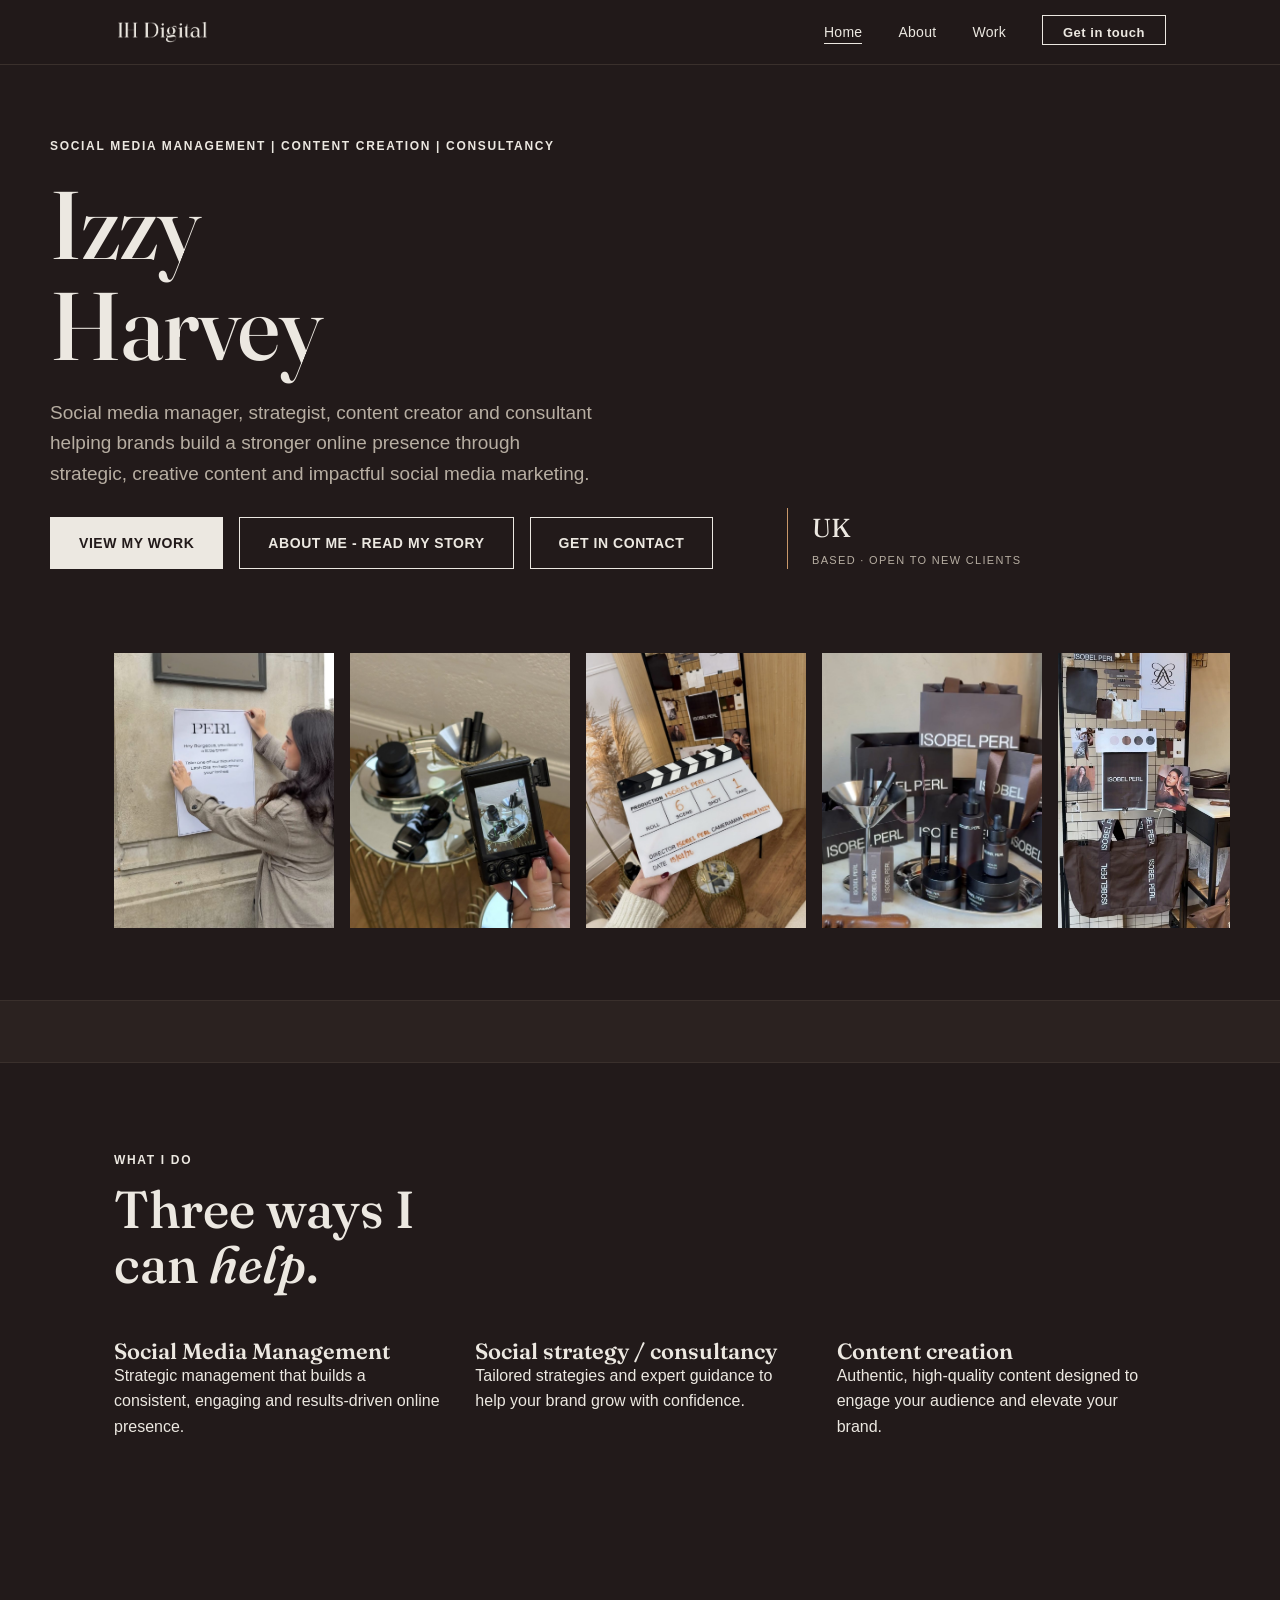
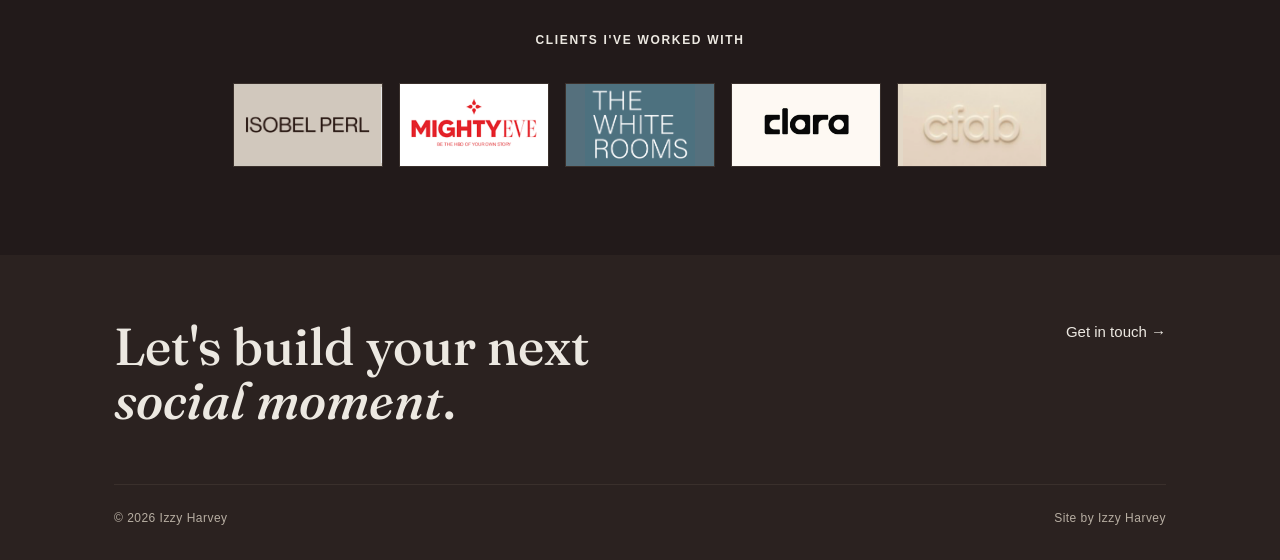
<file: index.html>
<!DOCTYPE html>
<html lang="en">
<head>
<meta charset="UTF-8">
<meta name="viewport" content="width=device-width, initial-scale=1.0">
<title>Izzy Harvey — Social Media Management, Content Creation &amp; Consultancy</title>
<link rel="preconnect" href="https://fonts.googleapis.com">
<link rel="preconnect" href="https://fonts.gstatic.com" crossorigin>
<link href="https://fonts.googleapis.com/css2?family=Fraunces:ital,wght@0,300;0,500;0,600;1,400;1,500&display=swap" rel="stylesheet">
<link href="https://api.fontshare.com/v2/css?f[]=switzer@400,500,600,700&display=swap" rel="stylesheet">
<link rel="stylesheet" href="styles.css">
</head>
<body>

<header class="site-header">
  <nav class="nav">
    <a class="logo" href="index.html"><img src="assets/logo.png" alt="IH Digital"></a>
    <button class="nav-toggle">Menu</button>
    <ul class="nav-links">
      <li><a href="index.html" aria-current="page">Home</a></li>
      <li><a href="about.html">About</a></li>
      <li><a href="portfolio.html">Work</a></li>
      <li><a href="contact.html" class="nav-cta">Get in touch</a></li>
    </ul>
  </nav>
</header>

<main>

  <!-- HERO -->
  <section class="hero wrap" style="padding-bottom:0;">
    <div>
      <p class="eyebrow hero-eyebrow">Social Media Management | Content Creation | Consultancy</p>
      <h1>Izzy<br>Harvey</h1>
      <p class="lede">Social media manager, strategist, content creator and
        consultant helping brands build a stronger online presence through
        strategic, creative content and impactful social media marketing.</p>
      <div style="display:flex; gap:16px; margin-top:28px; flex-wrap:wrap;">
        <a href="portfolio.html" class="btn btn-primary">View my work</a>
        <a href="about.html" class="btn btn-ghost">About me - read my story</a>
        <a href="contact.html" class="btn btn-ghost">Get in contact</a>
      </div>
    </div>
    <div class="hero-meta">
      <div class="stat">UK<span>Based · open to new clients</span></div>
    </div>
  </section>

  <!-- SIGNATURE CONTENT REEL -->
  <div class="reel wrap" style="margin-top:56px;">
    <div class="frame frame-filled">
      <img class="reel-img" src="assets/work-1.jpg" alt="Isobel Perl campaign — poster activation">
    </div>
    <div class="frame frame-filled">
      <img class="reel-img" src="assets/work-2.jpg" alt="Isobel Perl campaign — behind the scenes styling">
    </div>
    <div class="frame frame-filled">
      <img class="reel-img" src="assets/work-3.jpg" alt="Isobel Perl campaign — on set clapperboard">
    </div>
    <div class="frame frame-filled">
      <img class="reel-img" src="assets/work-4.jpg" alt="Isobel Perl product range">
    </div>
    <div class="frame frame-filled">
      <img class="reel-img" src="assets/work-5.jpg" alt="Isobel Perl brand moodboard and merchandise">
    </div>
  </div>

  <!-- MARQUEE -->
  <div class="marquee" style="margin-top:64px;">
    <div class="marquee-track">
      Strategy <span>|</span> Content Creation <span>|</span> Social Media Management <span>|</span> Consultancy <span>|</span>
      Strategy <span>|</span> Content Creation <span>|</span> Social Media Management <span>|</span> Consultancy <span>|</span>
    </div>
  </div>

  <!-- WHAT I DO -->
  <section class="wrap">
    <div class="section-head">
      <div>
        <p class="eyebrow">What I do</p>
        <h2>Three ways I<br>can <em>help</em>.</h2>
      </div>
    </div>
    <div class="grid-3">
      <div>
        <h3>Social Media Management</h3>
        <p class="meta">Strategic management that builds a consistent,
          engaging and results-driven online presence.</p>
      </div>
      <div>
        <h3>Social strategy / consultancy</h3>
        <p class="meta">Tailored strategies and expert guidance to help
          your brand grow with confidence.</p>
      </div>
      <div>
        <h3>Content creation</h3>
        <p class="meta">Authentic, high-quality content designed to
          engage your audience and elevate your brand.</p>
      </div>
    </div>
  </section>

  <!-- AS SEEN WITH -->
  <section class="wrap">
    <p class="eyebrow center" style="margin-bottom:32px;">Clients I've worked with</p>
    <div class="logo-row center" style="justify-content:center;">
      <div class="logo-chip" style="background:#cfc8be;"><img src="assets/client-isobel-perl.png" alt="Isobel Perl"></div>
      <div class="logo-chip" style="background:#ffffff;"><img src="assets/client-mighty-eve.png" alt="Mighty Eve"></div>
      <div class="logo-chip" style="background:#55707d;"><img src="assets/client-white-rooms.png" alt="The White Rooms"></div>
      <div class="logo-chip" style="background:#fdf9f4;"><img src="assets/client-clara.png" alt="Clara"></div>
      <div class="logo-chip" style="background:#e3d8c7;"><img src="assets/client-cfab.png" alt="CFAB"></div>
    </div>
  </section>

</main>

<footer>
  <div class="wrap">
    <div class="footer-top">
      <h2>Let's build your next<br><em>social moment</em>.</h2>
      <ul class="social-list">
        <li><a href="contact.html">Get in touch →</a></li>
      </ul>
    </div>
    <div class="footer-bottom">
      <span>© 2026 Izzy Harvey</span>
      <span>Site by Izzy Harvey</span>
    </div>
  </div>
</footer>

<script src="script.js"></script>
</body>
</html>
</file>
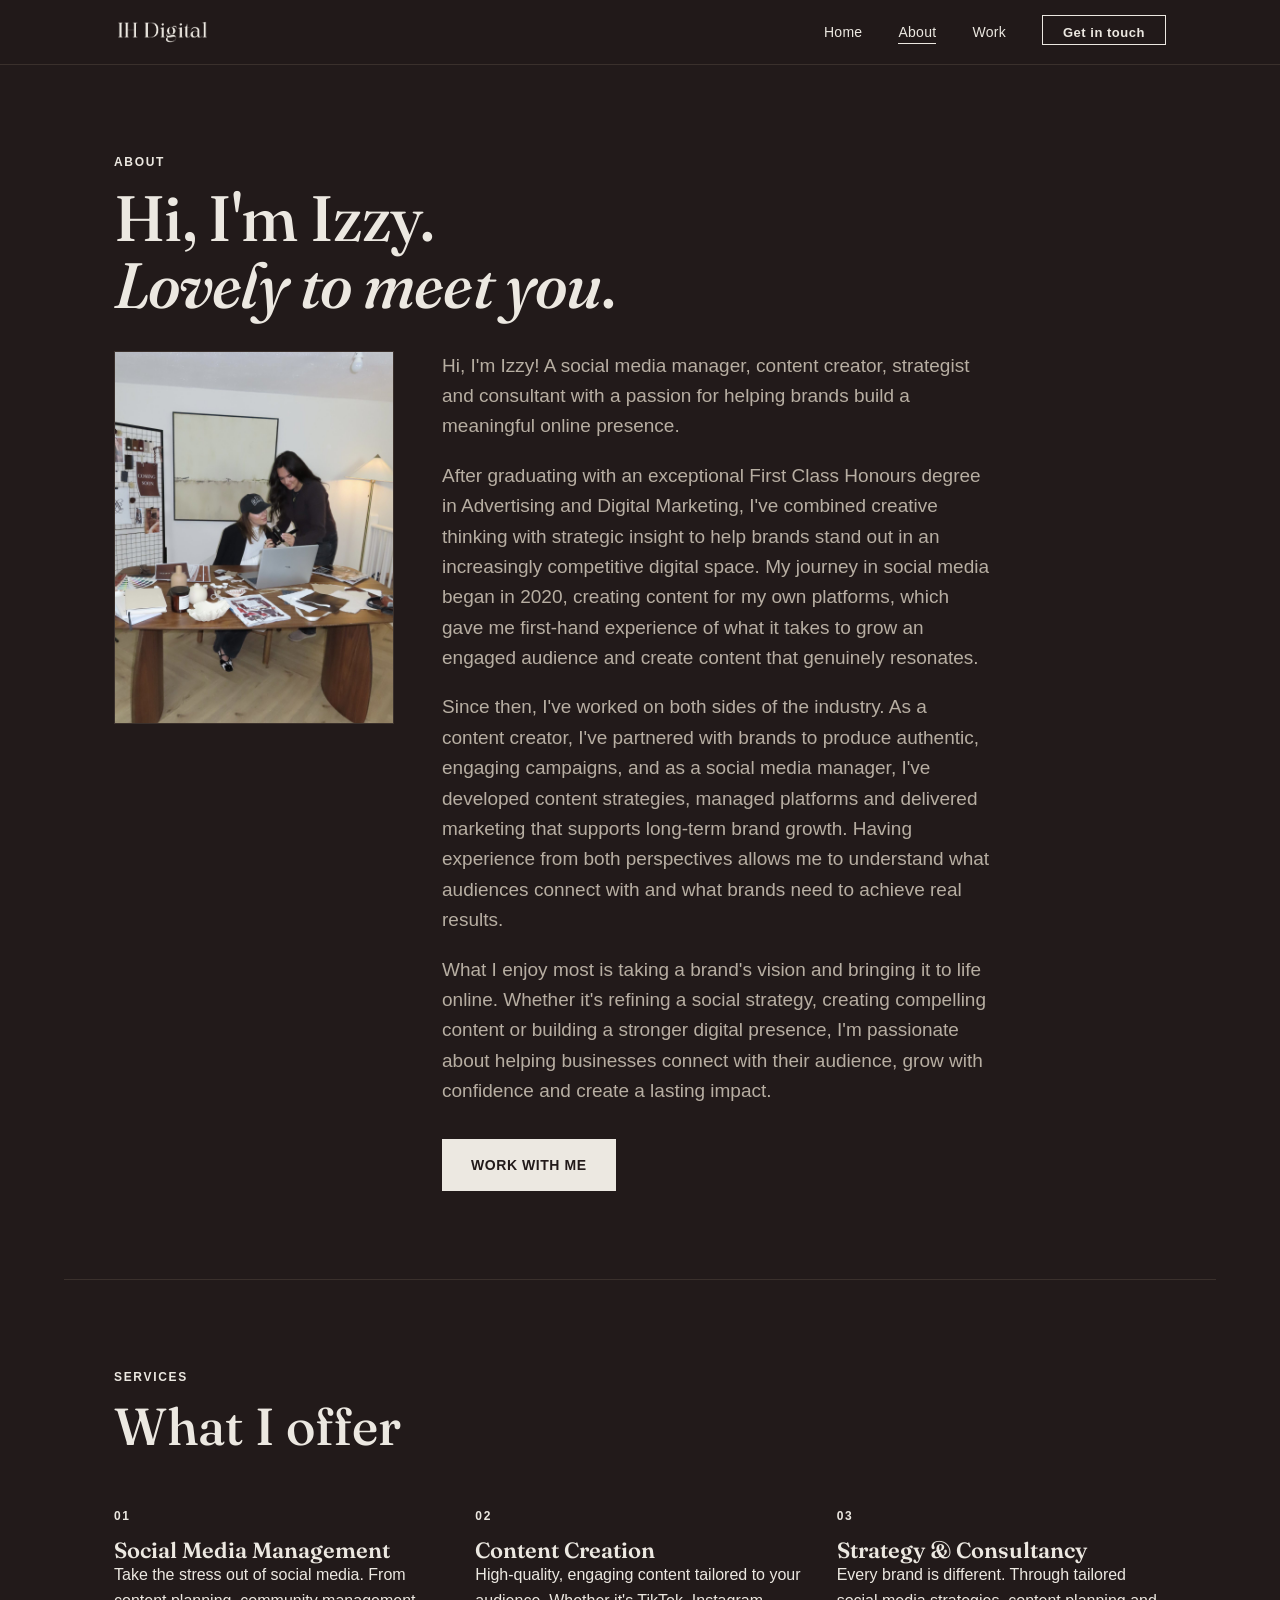
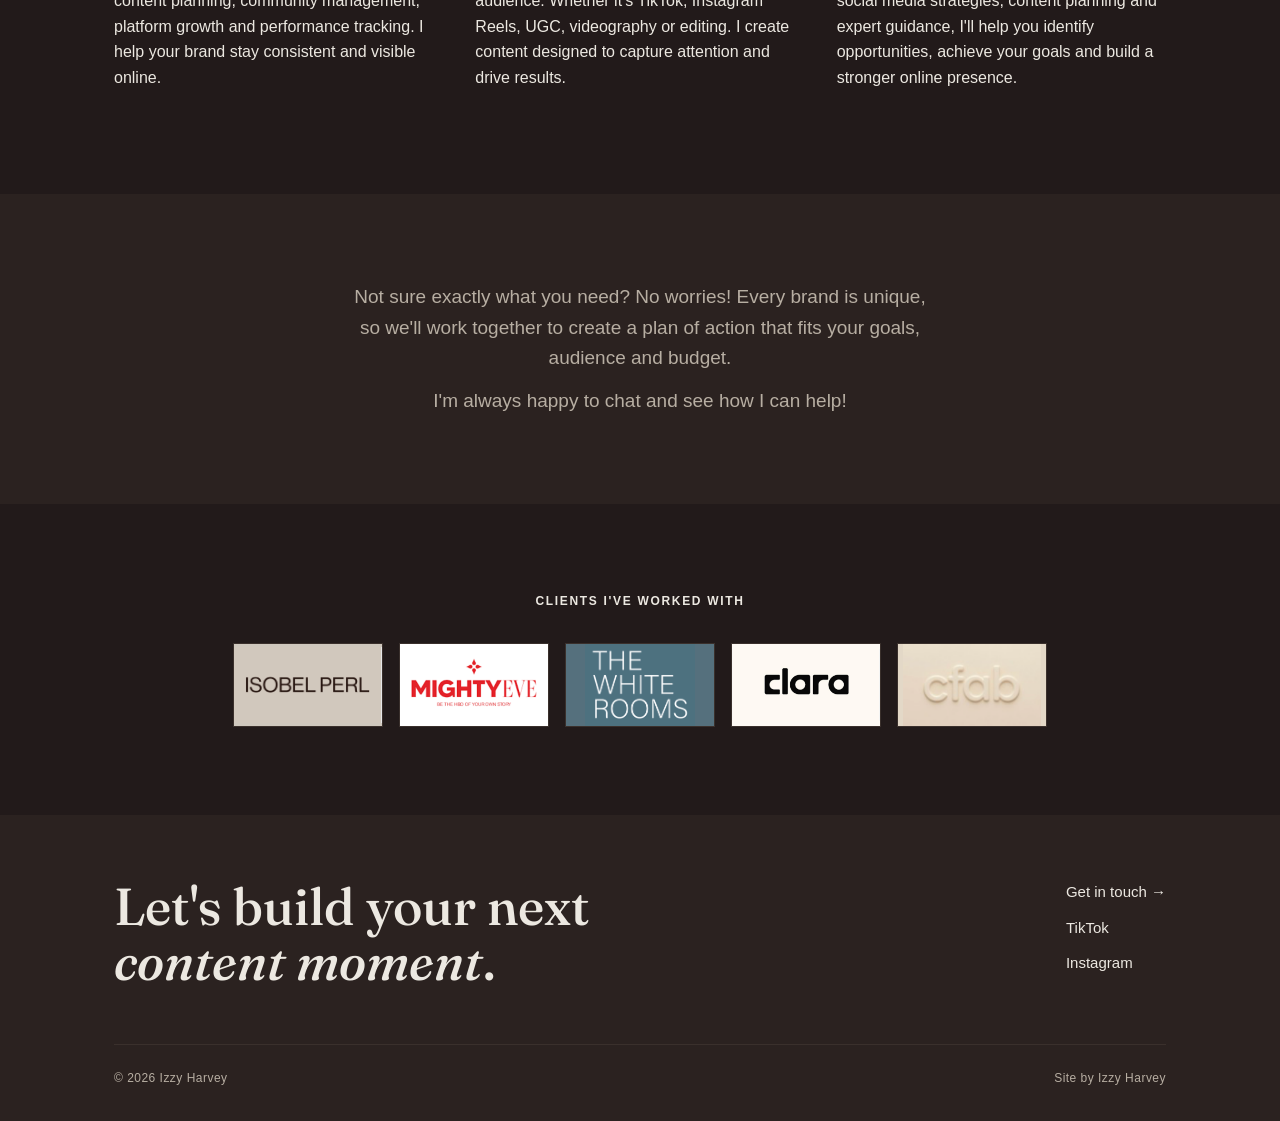
<file: about.html>
<!DOCTYPE html>
<html lang="en">
<head>
<meta charset="UTF-8">
<meta name="viewport" content="width=device-width, initial-scale=1.0">
<title>About — Izzy Harvey</title>
<link rel="preconnect" href="https://fonts.googleapis.com">
<link rel="preconnect" href="https://fonts.gstatic.com" crossorigin>
<link href="https://fonts.googleapis.com/css2?family=Fraunces:ital,wght@0,300;0,500;0,600;1,400;1,500&display=swap" rel="stylesheet">
<link href="https://api.fontshare.com/v2/css?f[]=switzer@400,500,600,700&display=swap" rel="stylesheet">
<link rel="stylesheet" href="styles.css">
</head>
<body>

<header class="site-header">
  <nav class="nav">
    <a class="logo" href="index.html"><img src="assets/logo.png" alt="IH Digital"></a>
    <button class="nav-toggle">Menu</button>
    <ul class="nav-links">
      <li><a href="index.html">Home</a></li>
      <li><a href="about.html" aria-current="page">About</a></li>
      <li><a href="portfolio.html">Work</a></li>
      <li><a href="contact.html" class="nav-cta">Get in touch</a></li>
    </ul>
  </nav>
</header>

<main>

  <section class="wrap" style="padding-bottom:0;">
    <p class="eyebrow">About</p>
    <h1 style="font-size:clamp(40px,6vw,64px); margin-bottom:32px;">Hi, I'm Izzy.<br><em>Lovely to meet you</em>.</h1>
  </section>

  <section class="wrap about-photo-row">
    <img src="assets/izzy-photo.jpg" alt="Izzy Harvey" class="about-photo">
    <div>
      <p class="lede mt-0">Hi, I'm Izzy! A social media manager, content
        creator, strategist and consultant with a passion for helping
        brands build a meaningful online presence.</p>
      <p class="lede">After graduating with an exceptional First Class
        Honours degree in Advertising and Digital Marketing, I've combined
        creative thinking with strategic insight to help brands stand out
        in an increasingly competitive digital space. My journey in social
        media began in 2020, creating content for my own platforms, which
        gave me first-hand experience of what it takes to grow an engaged
        audience and create content that genuinely resonates.</p>
      <p class="lede">Since then, I've worked on both sides of the
        industry. As a content creator, I've partnered with brands to
        produce authentic, engaging campaigns, and as a social media
        manager, I've developed content strategies, managed platforms and
        delivered marketing that supports long-term brand growth. Having
        experience from both perspectives allows me to understand what
        audiences connect with and what brands need to achieve real
        results.</p>
      <p class="lede">What I enjoy most is taking a brand's vision and
        bringing it to life online. Whether it's refining a social
        strategy, creating compelling content or building a stronger
        digital presence, I'm passionate about helping businesses connect
        with their audience, grow with confidence and create a lasting
        impact.</p>
      <div style="margin-top:32px;">
        <a href="contact.html" class="btn btn-primary">Work with me</a>
      </div>
    </div>
  </section>

  <hr class="rule wrap" style="margin:0 var(--gutter);">

  <!-- SERVICES -->
  <section class="wrap">
    <p class="eyebrow">Services</p>
    <h2 style="margin-bottom:48px;">What I offer</h2>
    <div class="grid-3">
      <div>
        <span class="eyebrow">01</span>
        <h3 style="margin-top:12px;">Social Media Management</h3>
        <p class="meta">Take the stress out of social media. From content
          planning, community management, platform growth and performance
          tracking. I help your brand stay consistent and visible online.</p>
      </div>
      <div>
        <span class="eyebrow">02</span>
        <h3 style="margin-top:12px;">Content Creation</h3>
        <p class="meta">High-quality, engaging content tailored to your
          audience. Whether it's TikTok, Instagram Reels, UGC, videography
          or editing. I create content designed to capture attention and
          drive results.</p>
      </div>
      <div>
        <span class="eyebrow">03</span>
        <h3 style="margin-top:12px;">Strategy &amp; Consultancy</h3>
        <p class="meta">Every brand is different. Through tailored social
          media strategies, content planning and expert guidance, I'll
          help you identify opportunities, achieve your goals and build a
          stronger online presence.</p>
      </div>
    </div>
  </section>

  <!-- NOT SURE WHAT YOU NEED -->
  <section class="bg-dark">
    <div class="wrap center">
      <p class="lede" style="margin:0 auto; max-width:56ch;">Not sure exactly
        what you need? No worries! Every brand is unique, so we'll work
        together to create a plan of action that fits your goals, audience
        and budget.</p>
      <p class="lede" style="margin:12px auto 0; max-width:56ch;">I'm
        always happy to chat and see how I can help!</p>
    </div>
  </section>

  <!-- AS SEEN WITH -->
  <section class="wrap center">
    <p class="eyebrow" style="margin-bottom:32px;">Clients I've worked with</p>
    <div class="logo-row" style="justify-content:center;">
      <div class="logo-chip" style="background:#cfc8be;"><img src="assets/client-isobel-perl.png" alt="Isobel Perl"></div>
      <div class="logo-chip" style="background:#ffffff;"><img src="assets/client-mighty-eve.png" alt="Mighty Eve"></div>
      <div class="logo-chip" style="background:#55707d;"><img src="assets/client-white-rooms.png" alt="The White Rooms"></div>
      <div class="logo-chip" style="background:#fdf9f4;"><img src="assets/client-clara.png" alt="Clara"></div>
      <div class="logo-chip" style="background:#e3d8c7;"><img src="assets/client-cfab.png" alt="CFAB"></div>
    </div>
  </section>

</main>

<footer>
  <div class="wrap">
    <div class="footer-top">
      <h2>Let's build your next<br><em>content moment</em>.</h2>
      <ul class="social-list">
        <li><a href="contact.html">Get in touch →</a></li>
        <li><a href="https://www.tiktok.com/@izzyharveyx" target="_blank" rel="noopener">TikTok</a></li>
        <li><a href="https://www.instagram.com/izzyharvey.x" target="_blank" rel="noopener">Instagram</a></li>
      </ul>
    </div>
    <div class="footer-bottom">
      <span>© 2026 Izzy Harvey</span>
      <span>Site by Izzy Harvey</span>
    </div>
  </div>
</footer>

<script src="script.js"></script>
</body>
</html>
</file>
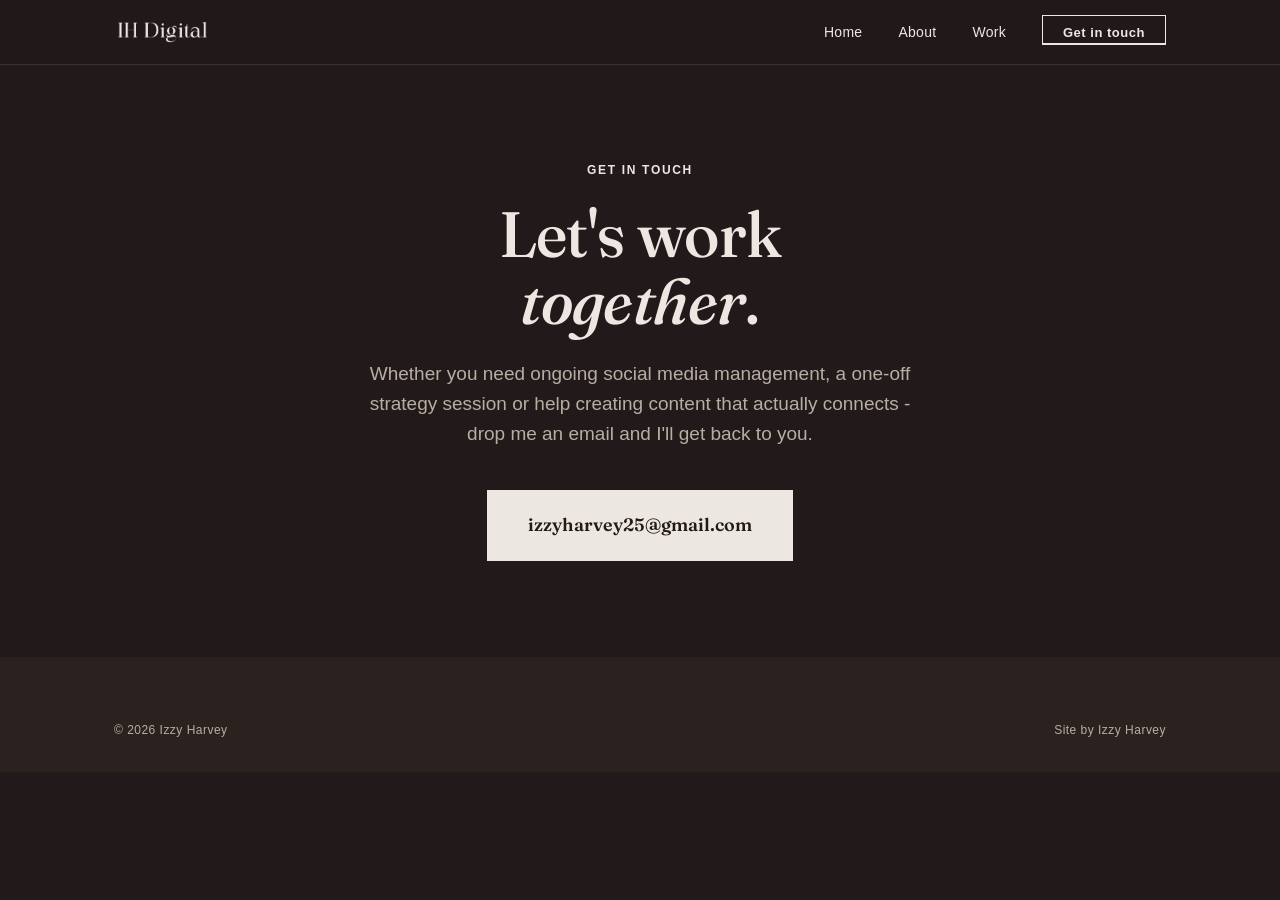
<file: contact.html>
<!DOCTYPE html>
<html lang="en">
<head>
<meta charset="UTF-8">
<meta name="viewport" content="width=device-width, initial-scale=1.0">
<title>Contact — Izzy Harvey</title>
<link rel="preconnect" href="https://fonts.googleapis.com">
<link rel="preconnect" href="https://fonts.gstatic.com" crossorigin>
<link href="https://fonts.googleapis.com/css2?family=Fraunces:ital,wght@0,300;0,500;0,600;1,400;1,500&display=swap" rel="stylesheet">
<link href="https://api.fontshare.com/v2/css?f[]=switzer@400,500,600,700&display=swap" rel="stylesheet">
<link rel="stylesheet" href="styles.css">
</head>
<body>

<header class="site-header">
  <nav class="nav">
    <a class="logo" href="index.html"><img src="assets/logo.png" alt="IH Digital"></a>
    <button class="nav-toggle">Menu</button>
    <ul class="nav-links">
      <li><a href="index.html">Home</a></li>
      <li><a href="about.html">About</a></li>
      <li><a href="portfolio.html">Work</a></li>
      <li><a href="contact.html" class="nav-cta" aria-current="page">Get in touch</a></li>
    </ul>
  </nav>
</header>

<main>

  <section class="wrap center" style="padding-top:96px; padding-bottom:96px;">
    <p class="eyebrow">Get in touch</p>
    <h1 style="font-size:clamp(40px,6vw,64px); margin:20px 0 24px;">Let's work<br><em>together</em>.</h1>
    <p class="lede" style="margin:0 auto 40px; text-align:center;">Whether you need ongoing social media
      management, a one-off strategy session or help creating content that
      actually connects - drop me an email and I'll get back to you.</p>

    <a href="mailto:izzyharvey25@gmail.com" class="btn btn-primary" style="font-family:var(--font-display); font-style:normal; font-size:18px; padding:20px 40px; text-transform:none; letter-spacing:0;">
      izzyharvey25@gmail.com
    </a>
  </section>

</main>

<footer>
  <div class="wrap">
    <div class="footer-bottom" style="border-top:none; padding-top:0;">
      <span>© 2026 Izzy Harvey</span>
      <span>Site by Izzy Harvey</span>
    </div>
  </div>
</footer>

<script src="script.js"></script>
</body>
</html>
</file>
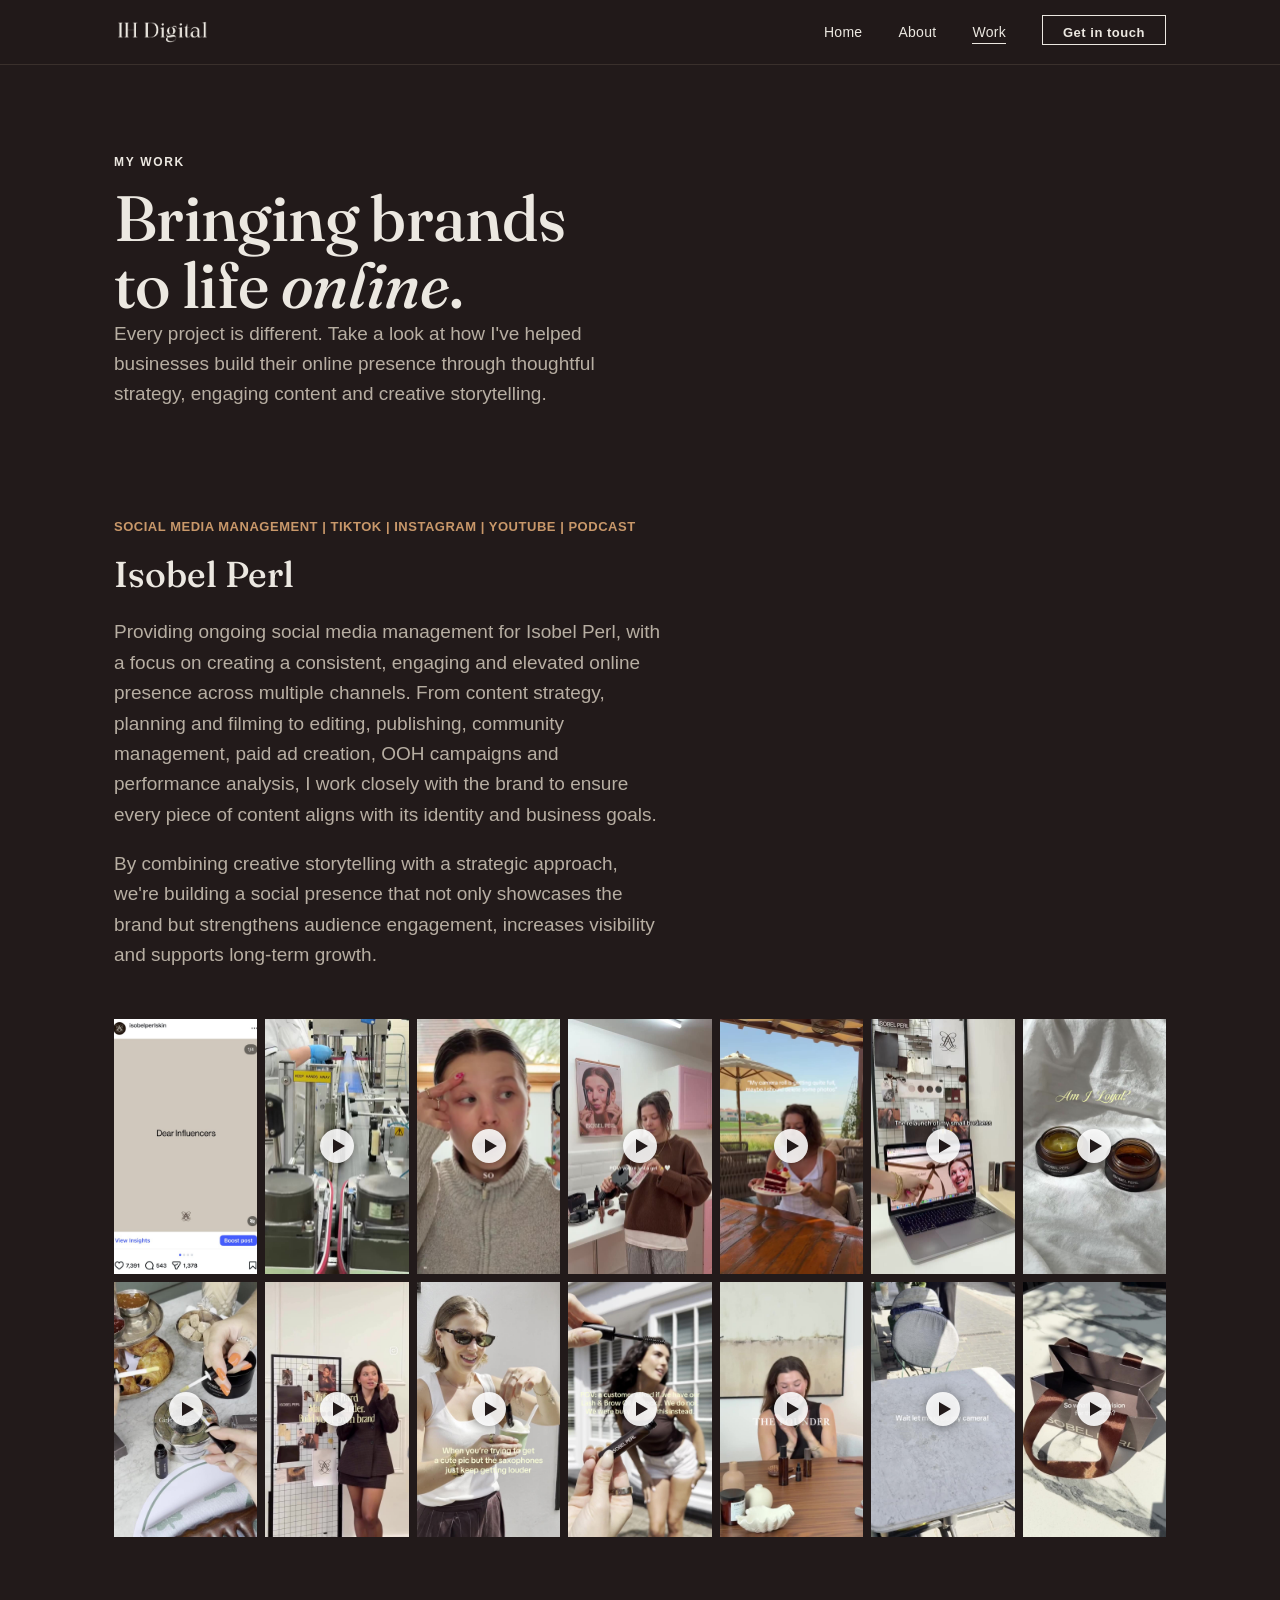
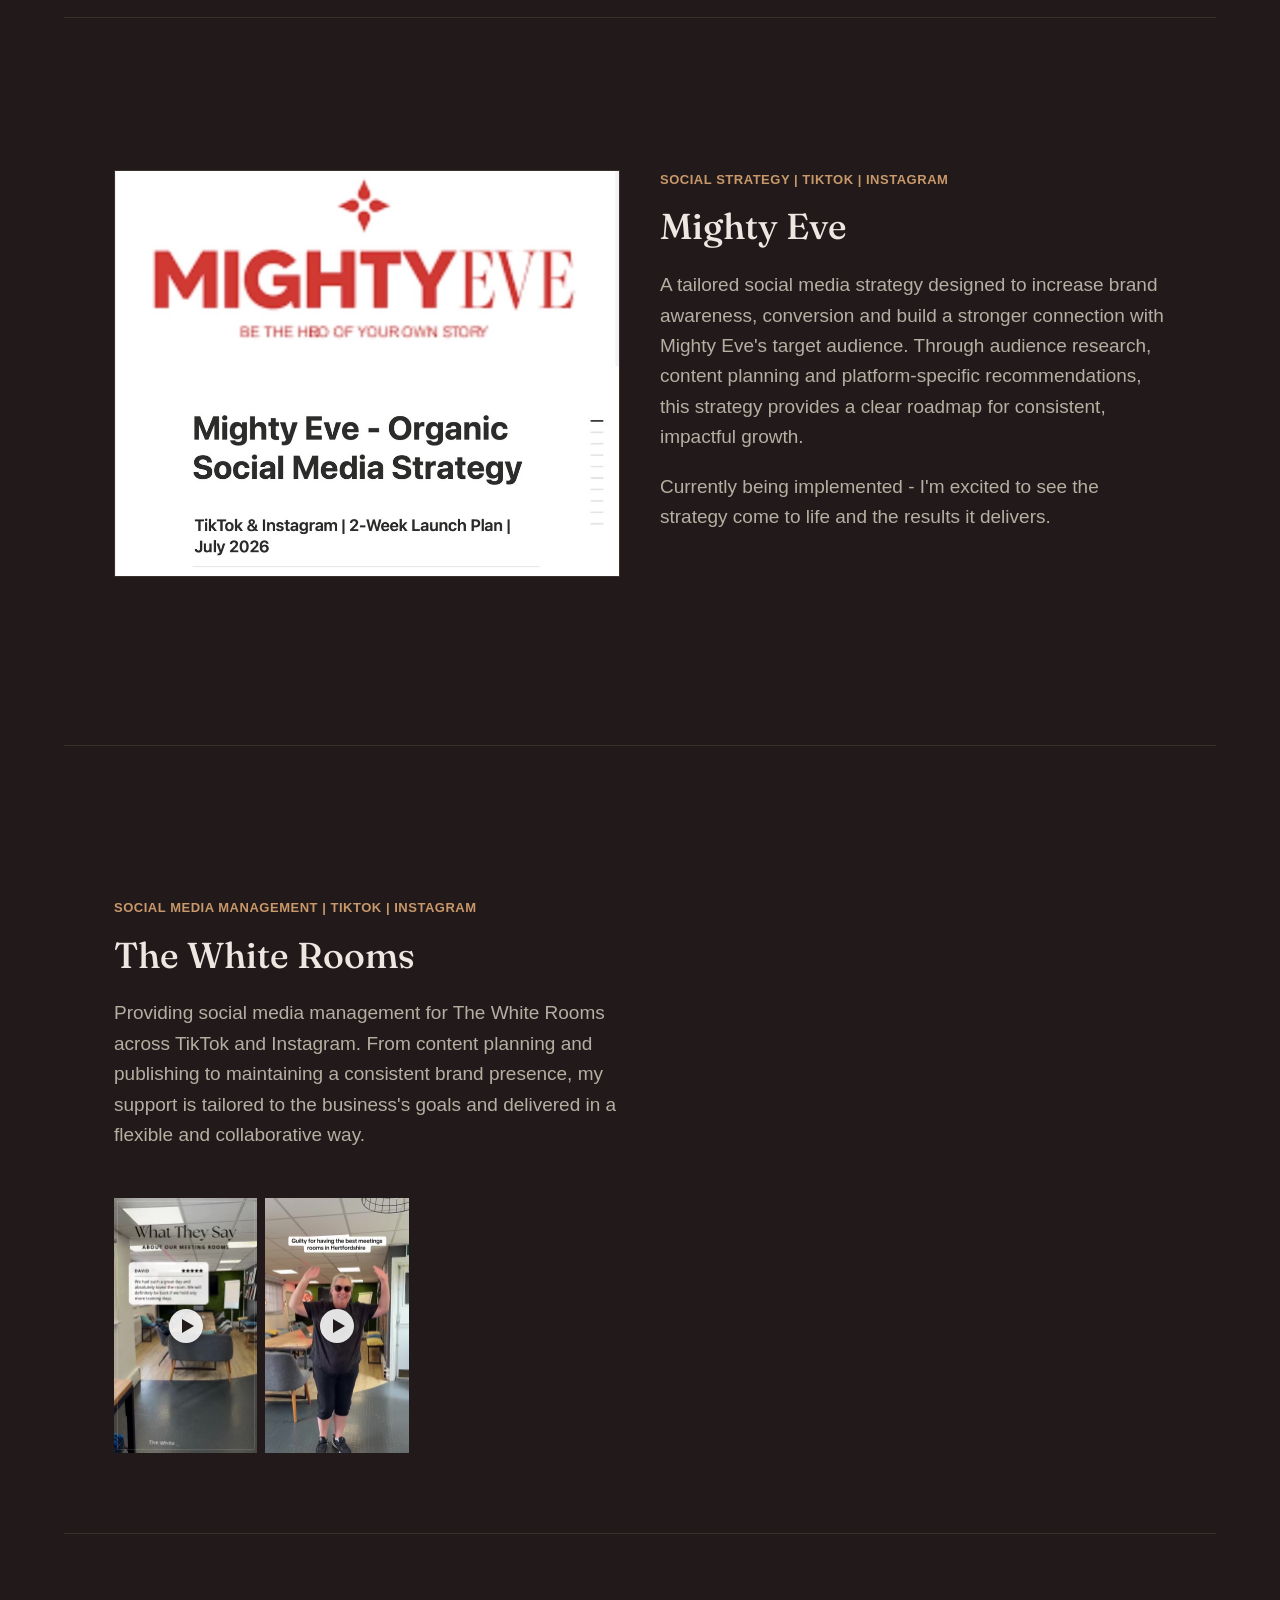
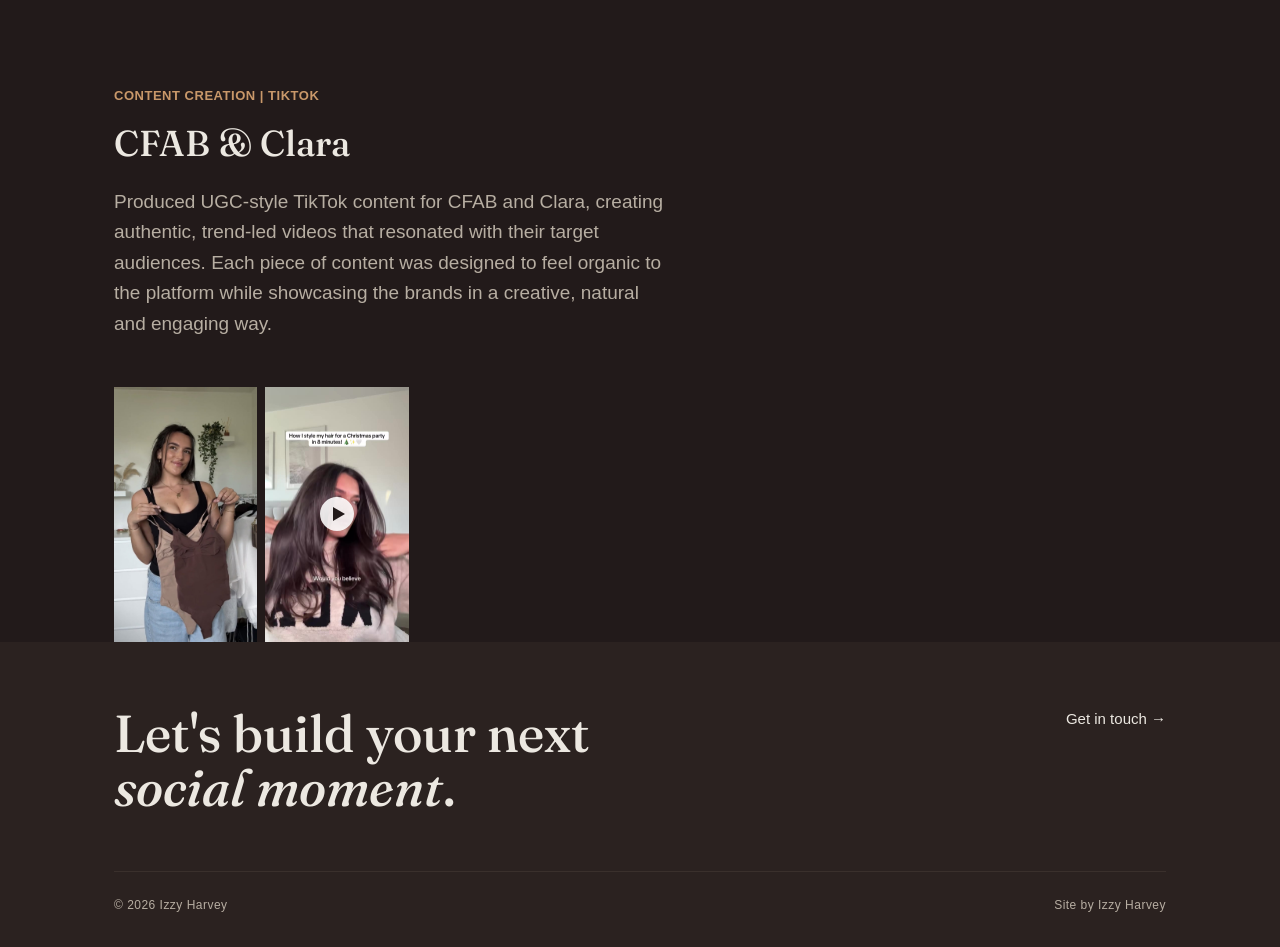
<file: portfolio.html>
<!DOCTYPE html>
<html lang="en">
<head>
<meta charset="UTF-8">
<meta name="viewport" content="width=device-width, initial-scale=1.0">
<title>My Work — Izzy Harvey</title>
<link rel="preconnect" href="https://fonts.googleapis.com">
<link rel="preconnect" href="https://fonts.gstatic.com" crossorigin>
<link href="https://fonts.googleapis.com/css2?family=Fraunces:ital,wght@0,300;0,500;0,600;1,400;1,500&display=swap" rel="stylesheet">
<link href="https://api.fontshare.com/v2/css?f[]=switzer@400,500,600,700&display=swap" rel="stylesheet">
<link rel="stylesheet" href="styles.css">
</head>
<body>

<header class="site-header">
  <nav class="nav">
    <a class="logo" href="index.html"><img src="assets/logo.png" alt="IH Digital"></a>
    <button class="nav-toggle">Menu</button>
    <ul class="nav-links">
      <li><a href="index.html">Home</a></li>
      <li><a href="about.html">About</a></li>
      <li><a href="portfolio.html" aria-current="page">Work</a></li>
      <li><a href="contact.html" class="nav-cta">Get in touch</a></li>
    </ul>
  </nav>
</header>

<main>

  <section class="wrap" style="padding-bottom:0;">
    <p class="eyebrow">My Work</p>
    <h1 style="font-size:clamp(40px,6vw,64px);">Bringing brands<br>to life <em>online</em>.</h1>
    <p class="lede">Every project is different. Take a look at how I've
      helped businesses build their online presence through thoughtful
      strategy, engaging content and creative storytelling.</p>
  </section>

  <!-- CASE STUDY: ISOBEL PERL -->
  <section class="wrap" style="padding-bottom:0;">
    <p class="case-tags">Social Media Management | TikTok | Instagram | YouTube | Podcast</p>
    <h2 style="font-size:36px; margin-bottom:24px;">Isobel Perl</h2>
    <p class="lede">Providing ongoing social media management for Isobel
      Perl, with a focus on creating a consistent, engaging and elevated
      online presence across multiple channels. From content strategy,
      planning and filming to editing, publishing, community management,
      paid ad creation, OOH campaigns and performance analysis, I work
      closely with the brand to ensure every piece of content aligns with
      its identity and business goals.</p>
    <p class="lede">By combining creative storytelling with a strategic
      approach, we're building a social presence that not only showcases
      the brand but strengthens audience engagement, increases visibility
      and supports long-term growth.</p>

    <div class="media-gallery">
      <button class="media-thumb" data-type="image" data-src="assets/isobel-perl/photo-1.jpg" data-alt="Isobel Perl — Instagram post performance">
        <img src="assets/isobel-perl/photo-1.jpg" alt="Isobel Perl — Instagram post performance">
      </button>
      <button class="media-thumb" data-type="video" data-src="assets/isobel-perl/clip-1.mp4">
        <img src="assets/isobel-perl/clip-1-poster.jpg" alt="">
        <span class="play-icon"><svg viewBox="0 0 34 34"><circle cx="17" cy="17" r="17" fill="rgba(255,255,255,.88)"/><path d="M13 10l12 7-12 7z" fill="#221A1A"/></svg></span>
      </button>
      <button class="media-thumb" data-type="video" data-src="assets/isobel-perl/clip-2.mp4">
        <img src="assets/isobel-perl/clip-2-poster.jpg" alt="">
        <span class="play-icon"><svg viewBox="0 0 34 34"><circle cx="17" cy="17" r="17" fill="rgba(255,255,255,.88)"/><path d="M13 10l12 7-12 7z" fill="#221A1A"/></svg></span>
      </button>
      <button class="media-thumb" data-type="video" data-src="assets/isobel-perl/clip-3.mp4">
        <img src="assets/isobel-perl/clip-3-poster.jpg" alt="">
        <span class="play-icon"><svg viewBox="0 0 34 34"><circle cx="17" cy="17" r="17" fill="rgba(255,255,255,.88)"/><path d="M13 10l12 7-12 7z" fill="#221A1A"/></svg></span>
      </button>
      <button class="media-thumb" data-type="video" data-src="assets/isobel-perl/clip-4.mp4">
        <img src="assets/isobel-perl/clip-4-poster.jpg" alt="">
        <span class="play-icon"><svg viewBox="0 0 34 34"><circle cx="17" cy="17" r="17" fill="rgba(255,255,255,.88)"/><path d="M13 10l12 7-12 7z" fill="#221A1A"/></svg></span>
      </button>
      <button class="media-thumb" data-type="video" data-src="assets/isobel-perl/clip-5.mp4">
        <img src="assets/isobel-perl/clip-5-poster.jpg" alt="">
        <span class="play-icon"><svg viewBox="0 0 34 34"><circle cx="17" cy="17" r="17" fill="rgba(255,255,255,.88)"/><path d="M13 10l12 7-12 7z" fill="#221A1A"/></svg></span>
      </button>
      <button class="media-thumb" data-type="video" data-src="assets/isobel-perl/clip-6.mp4">
        <img src="assets/isobel-perl/clip-6-poster.jpg" alt="">
        <span class="play-icon"><svg viewBox="0 0 34 34"><circle cx="17" cy="17" r="17" fill="rgba(255,255,255,.88)"/><path d="M13 10l12 7-12 7z" fill="#221A1A"/></svg></span>
      </button>
      <button class="media-thumb" data-type="video" data-src="assets/isobel-perl/clip-7.mp4">
        <img src="assets/isobel-perl/clip-7-poster.jpg" alt="">
        <span class="play-icon"><svg viewBox="0 0 34 34"><circle cx="17" cy="17" r="17" fill="rgba(255,255,255,.88)"/><path d="M13 10l12 7-12 7z" fill="#221A1A"/></svg></span>
      </button>
      <button class="media-thumb" data-type="video" data-src="assets/isobel-perl/clip-8.mp4">
        <img src="assets/isobel-perl/clip-8-poster.jpg" alt="">
        <span class="play-icon"><svg viewBox="0 0 34 34"><circle cx="17" cy="17" r="17" fill="rgba(255,255,255,.88)"/><path d="M13 10l12 7-12 7z" fill="#221A1A"/></svg></span>
      </button>
      <button class="media-thumb" data-type="video" data-src="assets/isobel-perl/clip-9.mp4">
        <img src="assets/isobel-perl/clip-9-poster.jpg" alt="">
        <span class="play-icon"><svg viewBox="0 0 34 34"><circle cx="17" cy="17" r="17" fill="rgba(255,255,255,.88)"/><path d="M13 10l12 7-12 7z" fill="#221A1A"/></svg></span>
      </button>
      <button class="media-thumb" data-type="video" data-src="assets/isobel-perl/clip-10.mp4">
        <img src="assets/isobel-perl/clip-10-poster.jpg" alt="">
        <span class="play-icon"><svg viewBox="0 0 34 34"><circle cx="17" cy="17" r="17" fill="rgba(255,255,255,.88)"/><path d="M13 10l12 7-12 7z" fill="#221A1A"/></svg></span>
      </button>
      <button class="media-thumb" data-type="video" data-src="assets/isobel-perl/clip-11.mp4">
        <img src="assets/isobel-perl/clip-11-poster.jpg" alt="">
        <span class="play-icon"><svg viewBox="0 0 34 34"><circle cx="17" cy="17" r="17" fill="rgba(255,255,255,.88)"/><path d="M13 10l12 7-12 7z" fill="#221A1A"/></svg></span>
      </button>
      <button class="media-thumb" data-type="video" data-src="assets/isobel-perl/clip-12.mp4">
        <img src="assets/isobel-perl/clip-12-poster.jpg" alt="">
        <span class="play-icon"><svg viewBox="0 0 34 34"><circle cx="17" cy="17" r="17" fill="rgba(255,255,255,.88)"/><path d="M13 10l12 7-12 7z" fill="#221A1A"/></svg></span>
      </button>
      <button class="media-thumb" data-type="video" data-src="assets/isobel-perl/clip-13.mp4">
        <img src="assets/isobel-perl/clip-13-poster.jpg" alt="">
        <span class="play-icon"><svg viewBox="0 0 34 34"><circle cx="17" cy="17" r="17" fill="rgba(255,255,255,.88)"/><path d="M13 10l12 7-12 7z" fill="#221A1A"/></svg></span>
      </button>
    </div>
  </section>

  <hr class="rule wrap" style="margin:80px var(--gutter) 64px;">

  <!-- CASE STUDY: MIGHTY EVE -->
  <section class="wrap grid-2">
    <img src="assets/mighty-eve/photo-1.jpg" alt="Mighty Eve — Organic Social Media Strategy document" style="width:100%; height:auto; border:1px solid var(--border);">
    <div>
      <p class="case-tags">Social Strategy | TikTok | Instagram</p>
      <h2 style="font-size:36px; margin-bottom:24px;">Mighty Eve</h2>
      <p class="lede">A tailored social media strategy designed to
        increase brand awareness, conversion and build a stronger
        connection with Mighty Eve's target audience. Through audience
        research, content planning and platform-specific recommendations,
        this strategy provides a clear roadmap for consistent, impactful
        growth.</p>
      <p class="lede">Currently being implemented - I'm excited to see the
        strategy come to life and the results it delivers.</p>
    </div>
  </section>

  <hr class="rule wrap" style="margin:80px var(--gutter) 64px;">

  <!-- CASE STUDY: THE WHITE ROOMS -->
  <section class="wrap" style="padding-bottom:0;">
    <p class="case-tags">Social Media Management | TikTok | Instagram</p>
    <h2 style="font-size:36px; margin-bottom:24px;">The White Rooms</h2>
    <p class="lede">Providing social media management for The White Rooms
      across TikTok and Instagram. From content planning and publishing to
      maintaining a consistent brand presence, my support is tailored to
      the business's goals and delivered in a flexible and collaborative
      way.</p>

    <div class="media-gallery">
      <button class="media-thumb" data-type="video" data-src="assets/the-white-rooms/clip-1.mp4">
        <img src="assets/the-white-rooms/clip-1-poster.jpg" alt="">
        <span class="play-icon"><svg viewBox="0 0 34 34"><circle cx="17" cy="17" r="17" fill="rgba(255,255,255,.88)"/><path d="M13 10l12 7-12 7z" fill="#221A1A"/></svg></span>
      </button>
      <button class="media-thumb" data-type="video" data-src="assets/the-white-rooms/clip-2.mp4">
        <img src="assets/the-white-rooms/clip-2-poster.jpg" alt="">
        <span class="play-icon"><svg viewBox="0 0 34 34"><circle cx="17" cy="17" r="17" fill="rgba(255,255,255,.88)"/><path d="M13 10l12 7-12 7z" fill="#221A1A"/></svg></span>
      </button>
    </div>
  </section>

  <hr class="rule wrap" style="margin:80px var(--gutter) 64px;">

  <!-- CASE STUDY: CFAB & CLARA -->
  <section class="wrap" style="padding-bottom:0;">
    <p class="case-tags">Content Creation | TikTok</p>
    <h2 style="font-size:36px; margin-bottom:24px;">CFAB &amp; Clara</h2>
    <p class="lede">Produced UGC-style TikTok content for CFAB and Clara,
      creating authentic, trend-led videos that resonated with their
      target audiences. Each piece of content was designed to feel organic
      to the platform while showcasing the brands in a creative, natural
      and engaging way.</p>

    <div class="media-gallery">
      <button class="media-thumb" data-type="image" data-src="assets/cfab-clara/photo-1.jpg" data-alt="CFAB UGC content — bodysuit styling">
        <img src="assets/cfab-clara/photo-1.jpg" alt="CFAB UGC content — bodysuit styling">
      </button>
      <button class="media-thumb" data-type="video" data-src="assets/cfab-clara/clip-1.mp4">
        <img src="assets/cfab-clara/clip-1-poster.jpg" alt="">
        <span class="play-icon"><svg viewBox="0 0 34 34"><circle cx="17" cy="17" r="17" fill="rgba(255,255,255,.88)"/><path d="M13 10l12 7-12 7z" fill="#221A1A"/></svg></span>
      </button>
    </div>
  </section>

</main>

<footer>
  <div class="wrap">
    <div class="footer-top">
      <h2>Let's build your next<br><em>social moment</em>.</h2>
      <ul class="social-list">
        <li><a href="contact.html">Get in touch →</a></li>
      </ul>
    </div>
    <div class="footer-bottom">
      <span>© 2026 Izzy Harvey</span>
      <span>Site by Izzy Harvey</span>
    </div>
  </div>
</footer>

<!-- LIGHTBOX -->
<div class="lightbox">
  <button class="lightbox-nav lightbox-prev" aria-label="Previous">‹</button>
  <div class="lightbox-inner">
    <button class="lightbox-close" aria-label="Close">×</button>
  </div>
  <button class="lightbox-nav lightbox-next" aria-label="Next">›</button>
</div>

<script src="script.js"></script>
</body>
</html>
</file>
<file: styles.css>
/* ============================================================
   IZZY HARVEY — PORTFOLIO
   Design tokens
   ============================================================ */
:root{
  /* Colour — dark theme */
  --bg:#221A1A;          /* page background */
  --bg-raised:#2B2220;   /* elevated panels — alt sections, cards, placeholders */
  --ink:#ECE8E1;         /* primary text — warm off-white */
  --ink-dim:#B7AEA2;     /* secondary/muted text */
  --tan-500:#C9986A;     /* camel accent — tags, rules, hover */
  --border:#3A302C;      /* hairline borders */

  /* Type */
  --font-display:'Fraunces', serif;
  --font-body:'Switzer','Helvetica Neue',Helvetica,Arial,sans-serif;

  /* Layout */
  --max-w:1180px;
  --gutter:clamp(24px, 5vw, 64px);
  --radius:2px;
}

*,*::before,*::after{ box-sizing:border-box; }

html{ scroll-behavior:smooth; }

body{
  margin:0;
  background:var(--bg);
  color:var(--ink);
  font-family:var(--font-body);
  font-size:16px;
  line-height:1.6;
  -webkit-font-smoothing:antialiased;
}

img{ max-width:100%; display:block; }
a{ color:inherit; text-decoration:none; }

.wrap{
  max-width:var(--max-w);
  margin:0 auto;
  padding-left:var(--gutter);
  padding-right:var(--gutter);
}

/* ---------- eyebrow / labels ---------- */
.eyebrow{
  font-family:var(--font-body);
  font-size:12px;
  font-weight:600;
  letter-spacing:.14em;
  text-transform:uppercase;
  color:var(--ink);
}

/* ---------- headings ---------- */
h1,h2,h3{
  font-family:var(--font-display);
  font-weight:500;
  line-height:1.05;
  margin:0;
  color:var(--ink);
}
h1{ font-size:clamp(48px,8vw,96px); letter-spacing:-.01em; }
h2{ font-size:clamp(32px,4.5vw,52px); }
h3{ font-size:22px; font-weight:600; }
em, .italic{ font-style:italic; color:var(--ink); }

p{ margin:0 0 1em; }
.lede{ font-size:19px; color:var(--ink-dim); max-width:52ch; }

/* ============================================================
   NAV
   ============================================================ */
.site-header{
  position:sticky; top:0; z-index:50;
  background:rgba(34,26,26,.9);
  backdrop-filter:blur(8px);
  border-bottom:1px solid var(--border);
}
.nav{
  display:flex; align-items:center; justify-content:space-between;
  padding:18px var(--gutter);
  max-width:var(--max-w); margin:0 auto;
}
.nav .logo img{ height:28px; width:auto; }
.nav-links{
  display:flex; gap:36px; list-style:none; margin:0; padding:0;
  font-size:14px; font-weight:500; letter-spacing:.02em;
}
.nav-links a{
  position:relative; padding-bottom:4px;
}
.nav-links a::after{
  content:''; position:absolute; left:0; bottom:0; width:0; height:1px;
  background:var(--ink); transition:width .25s ease;
}
.nav-links a:hover::after, .nav-links a[aria-current="page"]::after{ width:100%; }
.nav-cta{
  border:1px solid var(--ink); padding:9px 20px;
  font-size:13px; font-weight:600; letter-spacing:.04em;
  transition:background .2s ease, color .2s ease;
}
.nav-cta:hover{ background:var(--ink); color:var(--bg); }
.nav-toggle{ display:none; }

@media (max-width:760px){
  .nav-links{
    position:fixed; inset:64px 0 auto 0; background:var(--bg);
    flex-direction:column; gap:0; border-bottom:1px solid var(--border);
    max-height:0; overflow:hidden; transition:max-height .3s ease;
  }
  .nav-links.open{ max-height:400px; }
  .nav-links li{ border-top:1px solid var(--border); }
  .nav-links a{ display:block; padding:16px var(--gutter); }
  .nav-links a::after{ display:none; }
  .nav-toggle{
    display:block; background:none; border:none; cursor:pointer;
    font-family:var(--font-body); font-size:13px; font-weight:600;
    letter-spacing:.06em; text-transform:uppercase; color:var(--ink);
  }
}

/* ============================================================
   BUTTONS
   ============================================================ */
.btn{
  display:inline-flex; align-items:center; gap:10px;
  padding:14px 28px; font-size:14px; font-weight:600;
  letter-spacing:.04em; text-transform:uppercase;
  border:1px solid var(--ink); cursor:pointer;
  transition:background .2s ease, color .2s ease, border-color .2s ease;
  background:transparent; color:var(--ink);
}
.btn-primary{ background:var(--ink); color:var(--bg); }
.btn-primary:hover{ background:var(--ink-dim); border-color:var(--ink-dim); color:var(--bg); }
.btn-ghost:hover{ background:var(--ink); color:var(--bg); }

/* ============================================================
   HERO
   ============================================================ */
.hero{
  padding:72px 0 56px;
  display:grid; grid-template-columns:1.4fr .9fr; gap:48px; align-items:end;
}
.hero-eyebrow{ margin-bottom:18px; }
.hero h1{ margin-bottom:22px; }
.hero-meta{
  border-left:1px solid var(--tan-500); padding-left:24px;
  display:flex; flex-direction:column; gap:14px;
}
.hero-meta .stat{ font-family:var(--font-display); font-size:26px; display:block; }
.hero-meta .stat span{
  display:block; font-family:var(--font-body); font-size:11px;
  letter-spacing:.12em; text-transform:uppercase; color:var(--ink-dim); margin-top:2px;
}
.hero-meta a.stat{ transition:color .2s ease; }
.hero-meta a.stat:hover{ opacity:.7; }
@media (max-width:820px){
  .hero{ grid-template-columns:1fr; padding-left:calc(var(--gutter) + 16px); padding-right:calc(var(--gutter) - 16px); }
  .hero-meta{ border-left:none; border-top:1px solid var(--tan-500); padding-left:0; padding-top:20px; flex-direction:column; gap:20px; }
}

/* ============================================================
   SIGNATURE COMPONENT — the content reel
   A horizontal strip of scheduled-post style frames, echoing
   Izzy's day job of laying out content calendars. Used across
   pages as the placeholder system for photo/video.
   ============================================================ */
.reel{
  display:flex; gap:16px; overflow-x:auto; padding:28px var(--gutter) 8px;
  scrollbar-width:thin;
}
.reel::-webkit-scrollbar{ height:6px; }
.reel::-webkit-scrollbar-thumb{ background:var(--border); }

.frame{
  flex:0 0 auto; width:220px;
  border:1px dashed var(--tan-500);
  background:var(--bg-raised);
  display:flex; flex-direction:column;
}
.frame .slot{
  aspect-ratio:4/5; display:flex; align-items:center; justify-content:center;
  text-align:center; padding:16px; color:var(--ink-dim); font-size:12px; line-height:1.5;
}
.frame .tag{
  border-top:1px dashed var(--tan-500);
  padding:9px 12px; font-size:11px; font-weight:600;
  letter-spacing:.06em; text-transform:uppercase; color:var(--ink);
  display:flex; justify-content:space-between;
}

/* filled reel frame — real photo, no dashed placeholder */
.frame-filled{ border:none; background:none; }
.reel-img{
  width:100%; aspect-ratio:4/5; object-fit:cover; display:block;
}

/* Generic placeholder block (non-reel, single image) */
.placeholder{
  border:1px dashed var(--tan-500); background:var(--bg-raised);
  display:flex; align-items:center; justify-content:center;
  text-align:center; color:var(--ink-dim); font-size:13px; padding:24px; line-height:1.6;
}

/* ============================================================
   MARQUEE — running text strip
   ============================================================ */
.marquee{
  background:var(--bg-raised); color:var(--ink);
  overflow:hidden; white-space:nowrap; padding:16px 0;
  border-top:1px solid var(--border); border-bottom:1px solid var(--border);
}
.marquee-track{
  display:inline-block; padding-left:100%;
  animation:scroll 28s linear infinite;
  font-family:var(--font-body); font-weight:500; font-size:18px;
  letter-spacing:.02em; text-transform:uppercase;
}
.marquee-track span{ margin:0 32px; color:var(--ink); font-style:normal; }
@keyframes scroll{ from{ transform:translateX(0);} to{ transform:translateX(-100%);} }
@media (prefers-reduced-motion:reduce){ .marquee-track{ animation:none; padding-left:0; } }

/* ============================================================
   SECTIONS
   ============================================================ */
section{ padding:88px 0; }
.section-head{
  display:flex; justify-content:space-between; align-items:flex-end;
  gap:24px; margin-bottom:48px; flex-wrap:wrap;
}
.rule{ border:none; border-top:1px solid var(--border); margin:0; }

.bg-beige{ background:var(--bg-raised); }
.bg-dark{ background:var(--bg-raised); color:var(--ink); }
.bg-dark h2, .bg-dark h3{ color:var(--ink); }
.bg-dark .eyebrow{ color:var(--ink); }

/* ---------- grid ---------- */
.grid-3{ display:grid; grid-template-columns:repeat(3,1fr); gap:32px; }
.grid-2{ display:grid; grid-template-columns:repeat(2,1fr); gap:40px; }
@media (max-width:820px){ .grid-3{ grid-template-columns:1fr; } .grid-2{ grid-template-columns:1fr; } }

/* ---------- work card ---------- */
.card{ display:flex; flex-direction:column; gap:18px; }
.card .placeholder{ aspect-ratio:4/5; }
.card .tags{ display:flex; gap:8px; flex-wrap:wrap; }
.pill{
  font-size:11px; font-weight:600; letter-spacing:.06em; text-transform:uppercase;
  border:1px solid var(--tan-500); color:var(--ink); padding:5px 11px;
}
.card h3{ margin-top:4px; }
.card .meta{ font-size:13px; color:var(--ink-dim); }

/* ---------- stat row ---------- */
.stat-row{ display:flex; gap:64px; flex-wrap:wrap; }
.stat-row .num{ font-family:var(--font-display); font-size:56px; }
.stat-row .lbl{ font-size:12px; letter-spacing:.1em; text-transform:uppercase; color:var(--ink-dim); margin-top:6px; }

/* ---------- logos row ---------- */
.logo-row{ display:flex; gap:16px; flex-wrap:wrap; align-items:center; }
.logo-row .placeholder{ width:150px; height:84px; font-size:11px; }
.logo-chip{
  width:150px; height:84px; border:1px solid var(--border); overflow:hidden;
  display:flex; align-items:center; justify-content:center;
}
.logo-chip img{ width:100%; height:100%; object-fit:contain; display:block; }

/* ============================================================
   FOOTER
   ============================================================ */
footer{ background:var(--bg-raised); color:var(--ink-dim); padding:64px 0 32px; }
.footer-top{ display:flex; justify-content:space-between; gap:40px; flex-wrap:wrap; margin-bottom:56px; }
.footer-top h2{ color:var(--ink); max-width:14ch; }
.social-list{ list-style:none; margin:0; padding:0; display:flex; flex-direction:column; gap:10px; }
.social-list a{ font-size:15px; border-bottom:1px solid transparent; color:var(--ink); }
.social-list a:hover{ border-color:var(--ink); }
.footer-bottom{
  display:flex; justify-content:space-between; flex-wrap:wrap; gap:12px;
  border-top:1px solid var(--border); padding-top:24px;
  font-size:12px; letter-spacing:.04em; color:var(--ink-dim);
}

/* ---------- about page photo ---------- */
.about-photo-row{
  padding-top:0; display:grid; grid-template-columns:280px 1fr; gap:48px; align-items:start;
}
.about-photo{
  width:100%; aspect-ratio:3/4; object-fit:cover; border:1px solid var(--border);
}
@media (max-width:820px){
  .about-photo-row{ grid-template-columns:1fr; }
  .about-photo{ max-width:280px; }
}

/* ---------- case study media gallery (click-to-play thumbnails) ---------- */
.media-gallery{
  display:grid; grid-template-columns:repeat(auto-fill, minmax(130px, 1fr));
  gap:8px; margin-top:48px;
}
.media-thumb{
  position:relative; width:100%; aspect-ratio:9/16; border:none; padding:0;
  cursor:pointer; background:var(--bg-raised); overflow:hidden;
}
.media-thumb img{ width:100%; height:100%; object-fit:cover; display:block; transition:transform .3s ease; }
.media-thumb:hover img{ transform:scale(1.04); }
.media-thumb .play-icon{
  position:absolute; inset:0; display:flex; align-items:center; justify-content:center;
  pointer-events:none;
}
.media-thumb .play-icon svg{
  width:34px; height:34px; filter:drop-shadow(0 1px 6px rgba(0,0,0,.5));
}
.case-tags{
  font-family:var(--font-body); font-size:13px; font-weight:600;
  letter-spacing:.04em; color:var(--tan-500); text-transform:uppercase;
  margin-bottom:18px;
}

/* ---------- lightbox ---------- */
.lightbox{
  position:fixed; inset:0; z-index:200; background:rgba(15,11,9,.94);
  display:none; align-items:center; justify-content:center; padding:24px;
}
.lightbox.open{ display:flex; }
.lightbox-inner{ position:relative; max-width:420px; width:100%; }
.lightbox-inner img, .lightbox-inner video{
  width:100%; max-height:82vh; display:block; margin:0 auto; background:#000;
}
.lightbox-close{
  position:absolute; top:-44px; right:0; background:none; border:none;
  color:var(--ink); font-size:28px; line-height:1; cursor:pointer; padding:8px;
}
.lightbox-nav{
  position:fixed; top:50%; transform:translateY(-50%);
  background:none; border:none; color:var(--ink); font-size:36px;
  cursor:pointer; padding:12px; opacity:.7; transition:opacity .2s ease;
}
.lightbox-nav:hover{ opacity:1; }
.lightbox-prev{ left:8px; }
.lightbox-next{ right:8px; }
@media (max-width:600px){
  .lightbox-nav{ font-size:28px; padding:8px; }
  .lightbox-close{ top:-40px; }
}

/* ---------- utility ---------- */
.mt-0{ margin-top:0; }
.center{ text-align:center; }
</file>
